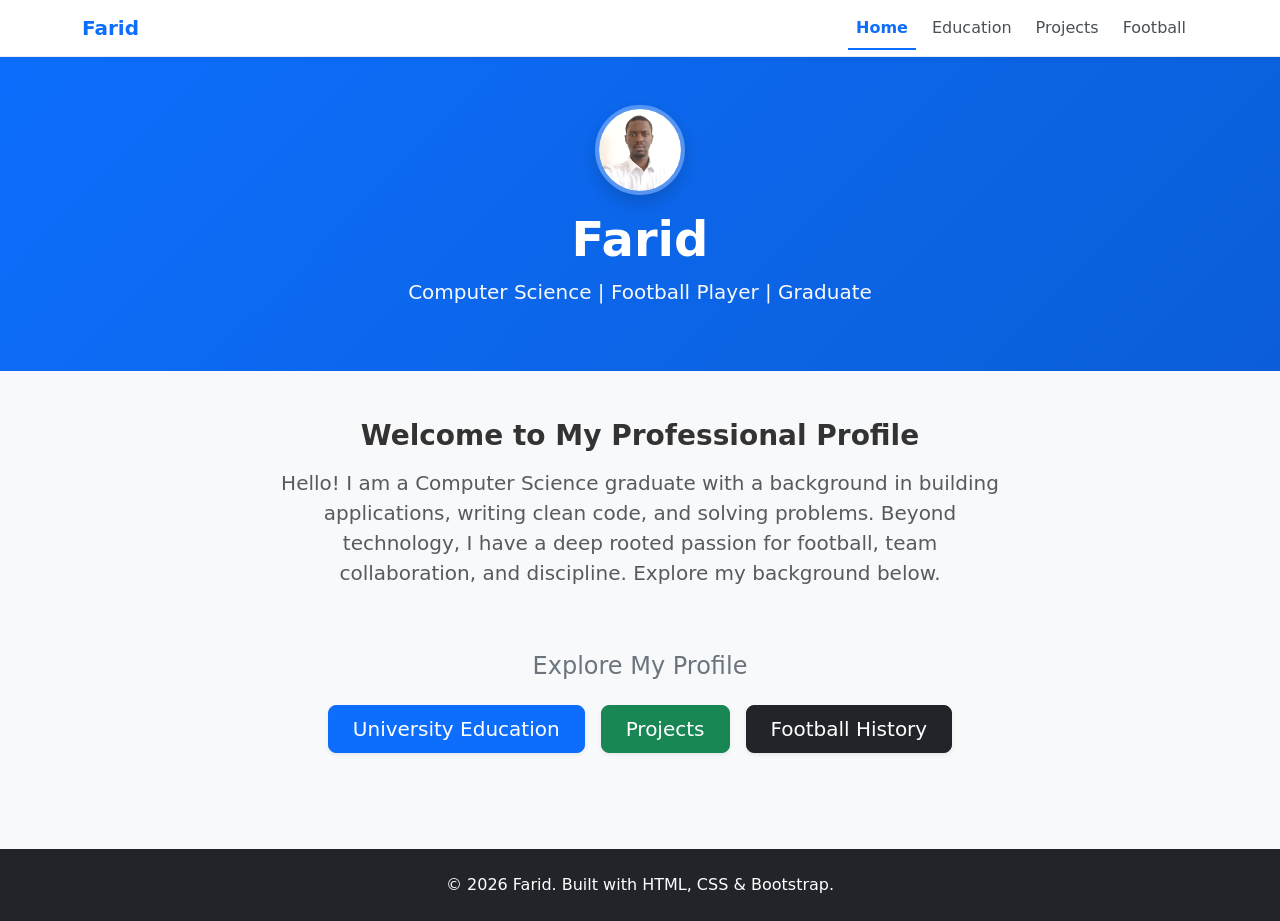
<file: index.html>
<!DOCTYPE html>
<html lang="en">
<head>
    <meta charset="UTF-8">
    <meta name="viewport" content="width=device-width, initial-scale=1.0">
    <title>Farid's Portfolio - Home</title>
    <!-- Bootstrap 5 CSS CDN -->
    <link href="https://cdn.jsdelivr.net/npm/bootstrap@5.3.2/dist/css/bootstrap.min.css" rel="stylesheet">
    <!-- Custom CSS -->
    <link rel="stylesheet" href="profileStyle.css">
</head>
<body>

    <!-- Site Navigation -->
    <nav class="navbar navbar-expand-md site-nav sticky-top">
        <div class="container">
            <a class="navbar-brand" href="index.html">Farid</a>
            <button class="navbar-toggler" type="button" data-bs-toggle="collapse" data-bs-target="#navContent">
                <span class="navbar-toggler-icon"></span>
            </button>
            <div class="collapse navbar-collapse" id="navContent">
                <ul class="navbar-nav ms-auto">
                    <li class="nav-item"><a class="nav-link active" aria-current="page" href="index.html">Home</a></li>
                    <li class="nav-item"><a class="nav-link" href="education.html">Education</a></li>
                    <li class="nav-item"><a class="nav-link" href="projects.html">Projects</a></li>
                    <li class="nav-item"><a class="nav-link" href="football.html">Football</a></li>
                </ul>
            </div>
        </div>
    </nav>

    <!-- Header / Hero Section -->
    <header class="hero-section text-white text-center py-5">
        <div class="container">
            <img src="Image/FaridProfilePicure.jpg" alt="Profile Picture" class="rounded-circle profile-img mb-3 shadow">
            <h1 class="display-5 fw-bold">Farid</h1>
            <p class="lead text-light">Computer Science | Football Player | Graduate</p>
        </div>
    </header>

    <!-- Main Content Container: Overview & Navigation Buttons -->
    <main class="container my-5 text-center">
        
        <!-- Overview Section -->
        <section class="mb-5 row justify-content-center">
            <div class="col-lg-8">
                <h2 class="h3 fw-bold mb-3">Welcome to My Professional Profile</h2>
                <p class="text-muted lead">
                    Hello! I am a Computer Science graduate with a background in building applications, writing clean code, and solving problems. Beyond technology, I have a deep rooted passion for football, team collaboration, and discipline. Explore my background below.
                </p>
            </div>
        </section>

        <!-- 3 Navigation Buttons -->
        <section class="mb-5">
            <h3 class="h4 mb-4 text-secondary">Explore My Profile</h3>
            <div class="d-flex justify-content-center gap-3 flex-wrap">
                <a href="education.html" class="btn btn-primary btn-lg px-4 shadow-sm">University Education</a>
                <a href="projects.html" class="btn btn-success btn-lg px-4 shadow-sm">Projects</a>
                <a href="football.html" class="btn btn-dark btn-lg px-4 shadow-sm">Football History</a>
            </div>
        </section>

    </main>

    <!-- Footer -->
    <footer class="bg-dark text-white text-center py-4">
        <div class="container">
            <p class="mb-0">&copy; 2026 Farid. Built with HTML, CSS & Bootstrap.</p>
        </div>
    </footer>

    <!-- Bootstrap JS Bundle CDN -->
    <script src="https://cdn.jsdelivr.net/npm/bootstrap@5.3.2/dist/js/bootstrap.bundle.min.js"></script>
</body>
</html>
</file>
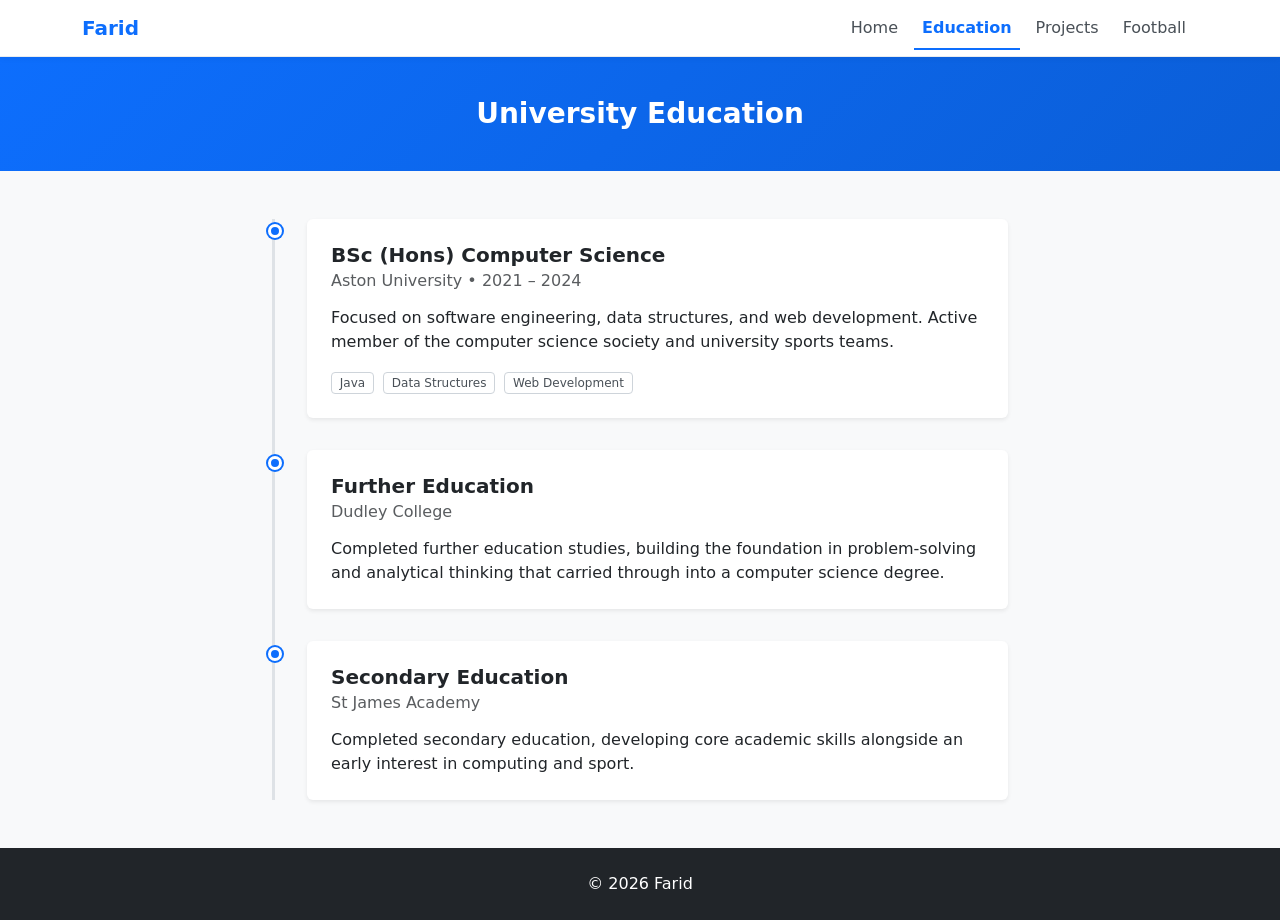
<file: education.html>
<!DOCTYPE html>
<html lang="en">
<head>
    <meta charset="UTF-8">
    <meta name="viewport" content="width=device-width, initial-scale=1.0">
    <title>Education - Farid's Profile</title>
    <link href="https://cdn.jsdelivr.net/npm/bootstrap@5.3.2/dist/css/bootstrap.min.css" rel="stylesheet">
    <link rel="stylesheet" href="profileStyle.css">
</head>
<body>

    <!-- Site Navigation -->
    <nav class="navbar navbar-expand-md site-nav sticky-top">
        <div class="container">
            <a class="navbar-brand" href="index.html">Farid</a>
            <button class="navbar-toggler" type="button" data-bs-toggle="collapse" data-bs-target="#navContent">
                <span class="navbar-toggler-icon"></span>
            </button>
            <div class="collapse navbar-collapse" id="navContent">
                <ul class="navbar-nav ms-auto">
                    <li class="nav-item"><a class="nav-link" href="index.html">Home</a></li>
                    <li class="nav-item"><a class="nav-link active" aria-current="page" href="education.html">Education</a></li>
                    <li class="nav-item"><a class="nav-link" href="projects.html">Projects</a></li>
                    <li class="nav-item"><a class="nav-link" href="football.html">Football</a></li>
                </ul>
            </div>
        </div>
    </nav>

    <header class="page-header text-white text-center">
        <div class="container">
            <h1 class="h3 fw-bold mb-0">University Education</h1>
        </div>
    </header>

    <main class="container my-5">
        <section class="row justify-content-center">
            <div class="col-lg-8">

                <div class="timeline">

                    <!-- Aston University -->
                    <div class="timeline-item">
                        <div class="card shadow-sm border-0">
                            <div class="card-body p-4">
                                <h3 class="h5 card-title fw-bold text-dark">BSc (Hons) Computer Science</h3>
                                <h6 class="card-subtitle mb-2 text-muted">Aston University • 2021 – 2024</h6>
                                <p class="card-text mt-3">
                                    Focused on software engineering, data structures, and web development. Active member of the computer science society and university sports teams.
                                </p>
                                <div class="mt-3">
                                    <span class="badge bg-secondary me-1">Java</span>
                                    <span class="badge bg-secondary me-1">Data Structures</span>
                                    <span class="badge bg-secondary me-1">Web Development</span>
                                </div>
                            </div>
                        </div>
                    </div>

                    <!-- Dudley College -->
                    <div class="timeline-item">
                        <div class="card shadow-sm border-0">
                            <div class="card-body p-4">
                                <h3 class="h5 card-title fw-bold text-dark">Further Education</h3>
                                <h6 class="card-subtitle mb-2 text-muted">Dudley College</h6>
                                <p class="card-text mt-3">
                                    Completed further education studies, building the foundation in problem-solving and analytical thinking that carried through into a computer science degree.
                                </p>
                            </div>
                        </div>
                    </div>

                    <!-- St James Academy -->
                    <div class="timeline-item">
                        <div class="card shadow-sm border-0">
                            <div class="card-body p-4">
                                <h3 class="h5 card-title fw-bold text-dark">Secondary Education</h3>
                                <h6 class="card-subtitle mb-2 text-muted">St James Academy</h6>
                                <p class="card-text mt-3">
                                    Completed secondary education, developing core academic skills alongside an early interest in computing and sport.
                                </p>
                            </div>
                        </div>
                    </div>

                </div>

            </div>
        </section>
    </main>

    <footer class="bg-dark text-white text-center py-4 mt-auto">
        <div class="container"><p class="mb-0">&copy; 2026 Farid</p></div>
    </footer>
    <script src="https://cdn.jsdelivr.net/npm/bootstrap@5.3.2/dist/js/bootstrap.bundle.min.js"></script>
</body>
</html>
</file>
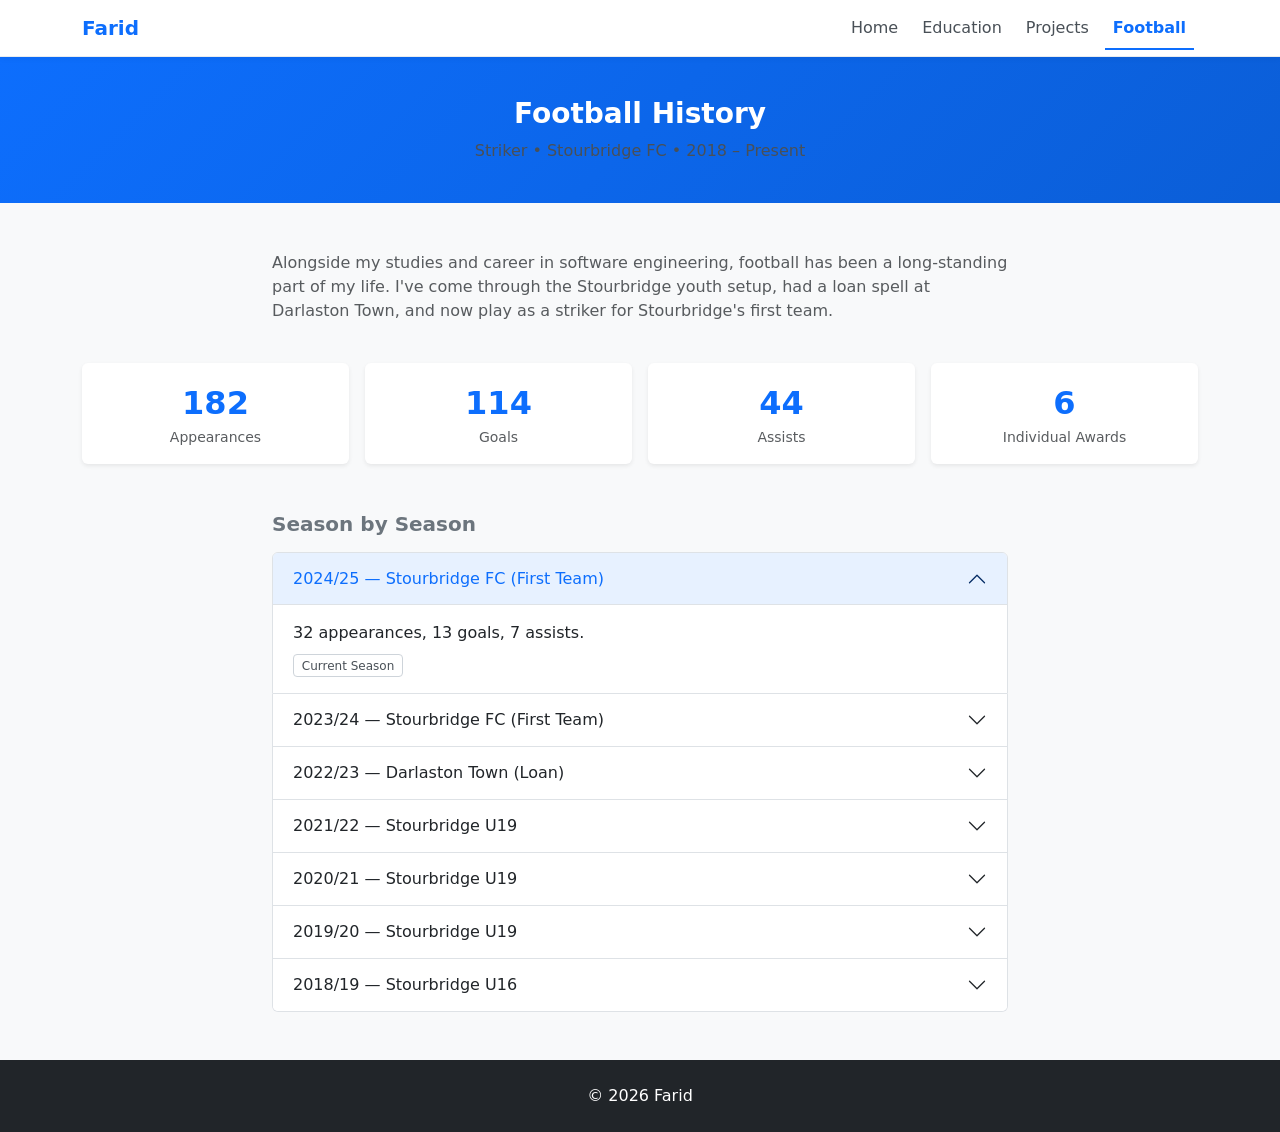
<file: football.html>
<!DOCTYPE html>
<html lang="en">
<head>
    <meta charset="UTF-8">
    <meta name="viewport" content="width=device-width, initial-scale=1.0">
    <title>Football History - Farid's Profile</title>
    <link href="https://cdn.jsdelivr.net/npm/bootstrap@5.3.2/dist/css/bootstrap.min.css" rel="stylesheet">
    <link rel="stylesheet" href="profileStyle.css">
</head>
<body>

    <!-- Site Navigation -->
    <nav class="navbar navbar-expand-md site-nav sticky-top">
        <div class="container">
            <a class="navbar-brand" href="index.html">Farid</a>
            <button class="navbar-toggler" type="button" data-bs-toggle="collapse" data-bs-target="#navContent">
                <span class="navbar-toggler-icon"></span>
            </button>
            <div class="collapse navbar-collapse" id="navContent">
                <ul class="navbar-nav ms-auto">
                    <li class="nav-item"><a class="nav-link" href="index.html">Home</a></li>
                    <li class="nav-item"><a class="nav-link" href="education.html">Education</a></li>
                    <li class="nav-item"><a class="nav-link" href="projects.html">Projects</a></li>
                    <li class="nav-item"><a class="nav-link active" aria-current="page" href="football.html">Football</a></li>
                </ul>
            </div>
        </div>
    </nav>

    <header class="page-header text-white text-center">
        <div class="container">
            <h1 class="h3 fw-bold mb-0">Football History</h1>
            <p class="mb-0 mt-2 text-light-emphasis">Striker • Stourbridge FC • 2018 – Present</p>
        </div>
    </header>

    <main class="container my-5">

        <section class="row justify-content-center mb-4">
            <div class="col-lg-8">
                <p class="text-muted">
                    Alongside my studies and career in software engineering, football has been a long-standing part of my life. I've come through the Stourbridge youth setup, had a loan spell at Darlaston Town, and now play as a striker for Stourbridge's first team.
                </p>
            </div>
        </section>

        <!-- Stat Cards -->
        <section class="row justify-content-center g-3 mb-5">
            <div class="col-6 col-md-3">
                <div class="card text-center border-0 shadow-sm h-100">
                    <div class="card-body">
                        <p class="stat-number mb-0">182</p>
                        <p class="text-muted small mb-0">Appearances</p>
                    </div>
                </div>
            </div>
            <div class="col-6 col-md-3">
                <div class="card text-center border-0 shadow-sm h-100">
                    <div class="card-body">
                        <p class="stat-number mb-0">114</p>
                        <p class="text-muted small mb-0">Goals</p>
                    </div>
                </div>
            </div>
            <div class="col-6 col-md-3">
                <div class="card text-center border-0 shadow-sm h-100">
                    <div class="card-body">
                        <p class="stat-number mb-0">44</p>
                        <p class="text-muted small mb-0">Assists</p>
                    </div>
                </div>
            </div>
            <div class="col-6 col-md-3">
                <div class="card text-center border-0 shadow-sm h-100">
                    <div class="card-body">
                        <p class="stat-number mb-0">6</p>
                        <p class="text-muted small mb-0">Individual Awards</p>
                    </div>
                </div>
            </div>
        </section>

        <!-- Season-by-season Accordion -->
        <section class="row justify-content-center">
            <div class="col-lg-8">
                <h3 class="h5 fw-bold text-secondary mb-3">Season by Season</h3>

                <div class="accordion" id="seasonAccordion">

                    <div class="accordion-item">
                        <h2 class="accordion-header">
                            <button class="accordion-button" type="button" data-bs-toggle="collapse" data-bs-target="#s1">
                                2024/25 — Stourbridge FC (First Team)
                            </button>
                        </h2>
                        <div id="s1" class="accordion-collapse collapse show" data-bs-parent="#seasonAccordion">
                            <div class="accordion-body">
                                <p class="mb-2">32 appearances, 13 goals, 7 assists.</p>
                                <span class="badge bg-primary">Current Season</span>
                            </div>
                        </div>
                    </div>

                    <div class="accordion-item">
                        <h2 class="accordion-header">
                            <button class="accordion-button collapsed" type="button" data-bs-toggle="collapse" data-bs-target="#s2">
                                2023/24 — Stourbridge FC (First Team)
                            </button>
                        </h2>
                        <div id="s2" class="accordion-collapse collapse" data-bs-parent="#seasonAccordion">
                            <div class="accordion-body">
                                <p class="mb-2">30 appearances, 11 goals, 5 assists. First full season in the first team.</p>
                                <span class="badge bg-success">Young Player of the Season</span>
                            </div>
                        </div>
                    </div>

                    <div class="accordion-item">
                        <h2 class="accordion-header">
                            <button class="accordion-button collapsed" type="button" data-bs-toggle="collapse" data-bs-target="#s3">
                                2022/23 — Darlaston Town (Loan)
                            </button>
                        </h2>
                        <div id="s3" class="accordion-collapse collapse" data-bs-parent="#seasonAccordion">
                            <div class="accordion-body">
                                <p class="mb-0">28 appearances, 14 goals, 6 assists. Spent the season on loan gaining first-team senior experience.</p>
                            </div>
                        </div>
                    </div>

                    <div class="accordion-item">
                        <h2 class="accordion-header">
                            <button class="accordion-button collapsed" type="button" data-bs-toggle="collapse" data-bs-target="#s4">
                                2021/22 — Stourbridge U19
                            </button>
                        </h2>
                        <div id="s4" class="accordion-collapse collapse" data-bs-parent="#seasonAccordion">
                            <div class="accordion-body">
                                <p class="mb-2">26 appearances, 22 goals, 8 assists.</p>
                                <span class="badge bg-success">Top Goalscorer</span>
                            </div>
                        </div>
                    </div>

                    <div class="accordion-item">
                        <h2 class="accordion-header">
                            <button class="accordion-button collapsed" type="button" data-bs-toggle="collapse" data-bs-target="#s5">
                                2020/21 — Stourbridge U19
                            </button>
                        </h2>
                        <div id="s5" class="accordion-collapse collapse" data-bs-parent="#seasonAccordion">
                            <div class="accordion-body">
                                <p class="mb-2">20 appearances, 16 goals, 5 assists.</p>
                                <span class="badge bg-success">Top Goalscorer</span>
                            </div>
                        </div>
                    </div>

                    <div class="accordion-item">
                        <h2 class="accordion-header">
                            <button class="accordion-button collapsed" type="button" data-bs-toggle="collapse" data-bs-target="#s6">
                                2019/20 — Stourbridge U19
                            </button>
                        </h2>
                        <div id="s6" class="accordion-collapse collapse" data-bs-parent="#seasonAccordion">
                            <div class="accordion-body">
                                <p class="mb-2">24 appearances, 20 goals, 7 assists.</p>
                                <span class="badge bg-success">Top Goalscorer</span>
                            </div>
                        </div>
                    </div>

                    <div class="accordion-item">
                        <h2 class="accordion-header">
                            <button class="accordion-button collapsed" type="button" data-bs-toggle="collapse" data-bs-target="#s7">
                                2018/19 — Stourbridge U16
                            </button>
                        </h2>
                        <div id="s7" class="accordion-collapse collapse" data-bs-parent="#seasonAccordion">
                            <div class="accordion-body">
                                <p class="mb-2">22 appearances, 18 goals, 6 assists.</p>
                                <span class="badge bg-success me-1">Top Goalscorer</span>
                                <span class="badge bg-warning text-dark">Player of the Season</span>
                            </div>
                        </div>
                    </div>

                </div>
            </div>
        </section>

    </main>

    <footer class="bg-dark text-white text-center py-4">
        <div class="container"><p class="mb-0">&copy; 2026 Farid</p></div>
    </footer>
    <script src="https://cdn.jsdelivr.net/npm/bootstrap@5.3.2/dist/js/bootstrap.bundle.min.js"></script>
</body>
</html>
</file>
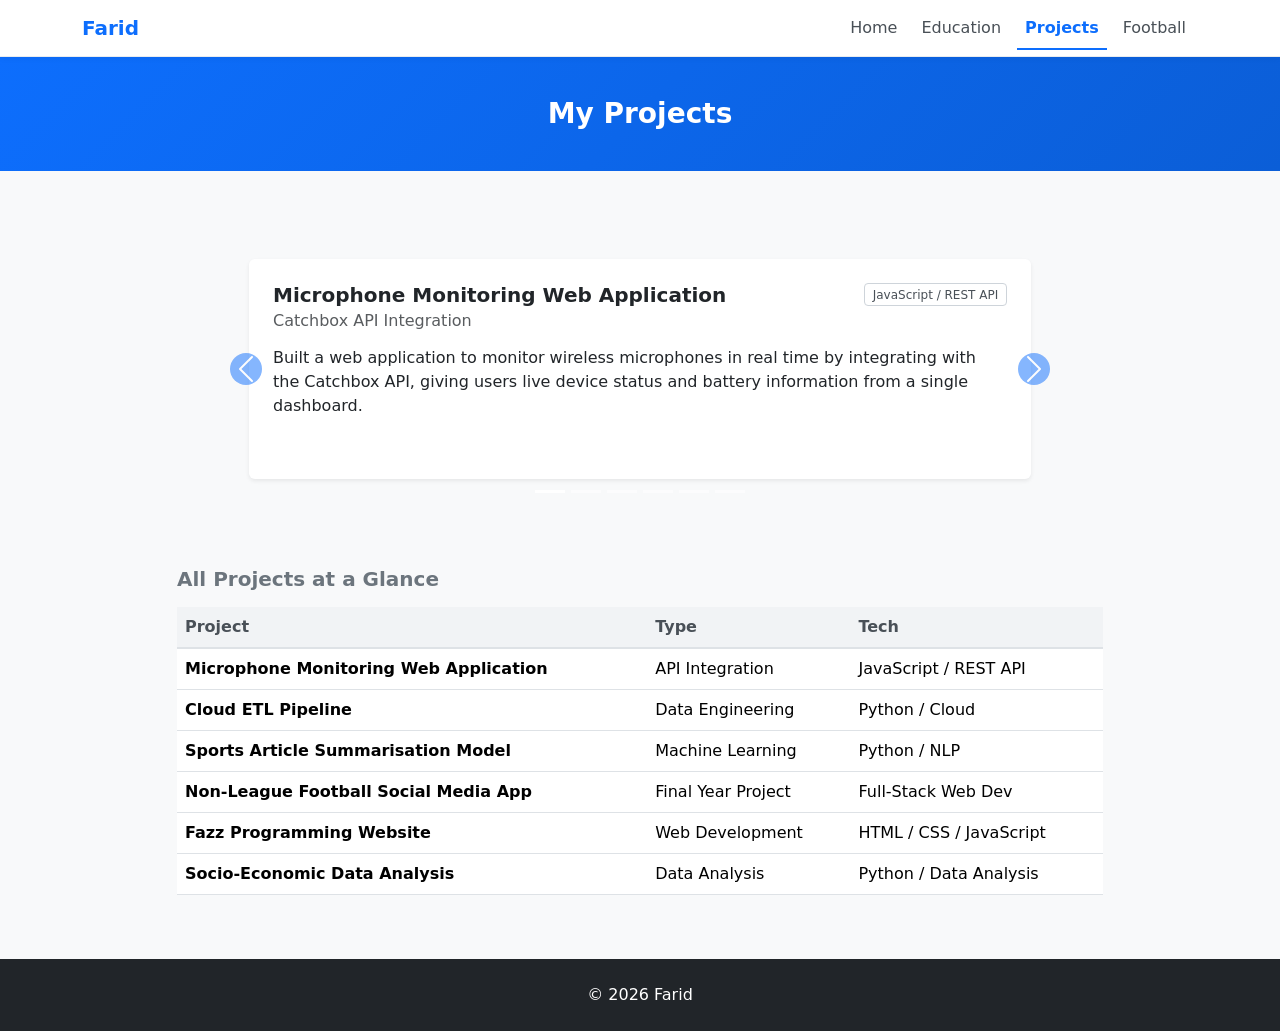
<file: projects.html>
<!DOCTYPE html>
<html lang="en">
<head>
    <meta charset="UTF-8">
    <meta name="viewport" content="width=device-width, initial-scale=1.0">
    <title>Projects - Farid's Profile</title>
    <!-- Bootstrap 5 CSS CDN -->
    <link href="https://cdn.jsdelivr.net/npm/bootstrap@5.3.2/dist/css/bootstrap.min.css" rel="stylesheet">
    <!-- Custom CSS -->
    <link rel="stylesheet" href="profileStyle.css">
</head>
<body>

    <!-- Site Navigation -->
    <nav class="navbar navbar-expand-md site-nav sticky-top">
        <div class="container">
            <a class="navbar-brand" href="index.html">Farid</a>
            <button class="navbar-toggler" type="button" data-bs-toggle="collapse" data-bs-target="#navContent">
                <span class="navbar-toggler-icon"></span>
            </button>
            <div class="collapse navbar-collapse" id="navContent">
                <ul class="navbar-nav ms-auto">
                    <li class="nav-item"><a class="nav-link" href="index.html">Home</a></li>
                    <li class="nav-item"><a class="nav-link" href="education.html">Education</a></li>
                    <li class="nav-item"><a class="nav-link active" aria-current="page" href="projects.html">Projects</a></li>
                    <li class="nav-item"><a class="nav-link" href="football.html">Football</a></li>
                </ul>
            </div>
        </div>
    </nav>

    <header class="page-header text-white text-center">
        <div class="container">
            <h1 class="h3 fw-bold mb-0">My Projects</h1>
        </div>
    </header>

    <main class="container my-5">

        <!-- Project Carousel -->
        <section class="row justify-content-center mb-5">
            <div class="col-lg-10">
                <div id="projectCarousel" class="carousel slide project-carousel" data-bs-ride="false">

                    <div class="carousel-indicators">
                        <button type="button" data-bs-target="#projectCarousel" data-bs-slide-to="0" class="active" aria-current="true" aria-label="Slide 1"></button>
                        <button type="button" data-bs-target="#projectCarousel" data-bs-slide-to="1" aria-label="Slide 2"></button>
                        <button type="button" data-bs-target="#projectCarousel" data-bs-slide-to="2" aria-label="Slide 3"></button>
                        <button type="button" data-bs-target="#projectCarousel" data-bs-slide-to="3" aria-label="Slide 4"></button>
                        <button type="button" data-bs-target="#projectCarousel" data-bs-slide-to="4" aria-label="Slide 5"></button>
                        <button type="button" data-bs-target="#projectCarousel" data-bs-slide-to="5" aria-label="Slide 6"></button>
                    </div>

                    <div class="carousel-inner">

                        <div class="carousel-item active">
                            <div class="card shadow-sm border-0">
                                <div class="card-body p-4">
                                    <div class="d-flex justify-content-between align-items-center flex-wrap">
                                        <h4 class="h5 fw-bold text-dark m-0">Microphone Monitoring Web Application</h4>
                                        <span class="badge bg-primary">JavaScript / REST API</span>
                                    </div>
                                    <h6 class="text-muted mt-1">Catchbox API Integration</h6>
                                    <p class="mt-3 mb-0">
                                        Built a web application to monitor wireless microphones in real time by integrating with the Catchbox API, giving users live device status and battery information from a single dashboard.
                                    </p>
                                </div>
                            </div>
                        </div>

                        <div class="carousel-item">
                            <div class="card shadow-sm border-0">
                                <div class="card-body p-4">
                                    <div class="d-flex justify-content-between align-items-center flex-wrap">
                                        <h4 class="h5 fw-bold text-dark m-0">Cloud ETL Pipeline</h4>
                                        <span class="badge bg-success">Python / Cloud</span>
                                    </div>
                                    <h6 class="text-muted mt-1">Football Analytics</h6>
                                    <p class="mt-3 mb-0">
                                        Designed and built an end-to-end cloud-based ETL pipeline for football analytics, automating the flow of data from source through to a structured, analysis-ready dataset.
                                    </p>
                                </div>
                            </div>
                        </div>

                        <div class="carousel-item">
                            <div class="card shadow-sm border-0">
                                <div class="card-body p-4">
                                    <div class="d-flex justify-content-between align-items-center flex-wrap">
                                        <h4 class="h5 fw-bold text-dark m-0">Sports Article Summarisation Model</h4>
                                        <span class="badge bg-info text-dark">Python / NLP</span>
                                    </div>
                                    <h6 class="text-muted mt-1">Natural Language Processing</h6>
                                    <p class="mt-3 mb-0">
                                        Built an NLP model that automatically summarises sports articles, condensing long-form match reports and news pieces into concise, readable summaries.
                                    </p>
                                </div>
                            </div>
                        </div>

                        <div class="carousel-item">
                            <div class="card shadow-sm border-0">
                                <div class="card-body p-4">
                                    <div class="d-flex justify-content-between align-items-center flex-wrap">
                                        <h4 class="h5 fw-bold text-dark m-0">Non-League Football Social Media App</h4>
                                        <span class="badge bg-primary">Full-Stack Web Dev</span>
                                    </div>
                                    <h6 class="text-muted mt-1">Final Year Project</h6>
                                    <p class="mt-3 mb-0">
                                        Final year project delivering a social media web application for non-league football clubs and supporters to share news, results and updates within their local footballing community.
                                    </p>
                                </div>
                            </div>
                        </div>

                        <div class="carousel-item">
                            <div class="card shadow-sm border-0">
                                <div class="card-body p-4">
                                    <div class="d-flex justify-content-between align-items-center flex-wrap">
                                        <h4 class="h5 fw-bold text-dark m-0">Fazz Programming Website</h4>
                                        <span class="badge bg-success">HTML / CSS / JavaScript</span>
                                    </div>
                                    <h6 class="text-muted mt-1">Proposal Website &amp; E-Commerce Application</h6>
                                    <p class="mt-3 mb-0">
                                        Designed and built a proposal website and e-commerce application for Fazz Programming, covering product listings, a shopping flow and a clean, responsive interface.
                                    </p>
                                </div>
                            </div>
                        </div>

                        <div class="carousel-item">
                            <div class="card shadow-sm border-0">
                                <div class="card-body p-4">
                                    <div class="d-flex justify-content-between align-items-center flex-wrap">
                                        <h4 class="h5 fw-bold text-dark m-0">Socio-Economic Data Analysis</h4>
                                        <span class="badge bg-info text-dark">Python / Data Analysis</span>
                                    </div>
                                    <h6 class="text-muted mt-1">Nomis Dataset</h6>
                                    <p class="mt-3 mb-0">
                                        Analysed socio-economic data from the Nomis dataset to explore trends and relationships across different regions, presenting findings through data visualisation.
                                    </p>
                                </div>
                            </div>
                        </div>

                    </div>

                    <button class="carousel-control-prev" type="button" data-bs-target="#projectCarousel" data-bs-slide="prev">
                        <span class="carousel-control-prev-icon" aria-hidden="true"></span>
                        <span class="visually-hidden">Previous</span>
                    </button>
                    <button class="carousel-control-next" type="button" data-bs-target="#projectCarousel" data-bs-slide="next">
                        <span class="carousel-control-next-icon" aria-hidden="true"></span>
                        <span class="visually-hidden">Next</span>
                    </button>

                </div>
            </div>
        </section>

        <!-- Project Summary Table -->
        <section class="row justify-content-center">
            <div class="col-lg-10">
                <h3 class="h5 fw-bold text-secondary mb-3">All Projects at a Glance</h3>
                <div class="table-responsive">
                    <table class="table table-clean align-middle">
                        <thead>
                            <tr>
                                <th scope="col">Project</th>
                                <th scope="col">Type</th>
                                <th scope="col">Tech</th>
                            </tr>
                        </thead>
                        <tbody>
                            <tr>
                                <td class="fw-semibold">Microphone Monitoring Web Application</td>
                                <td>API Integration</td>
                                <td>JavaScript / REST API</td>
                            </tr>
                            <tr>
                                <td class="fw-semibold">Cloud ETL Pipeline</td>
                                <td>Data Engineering</td>
                                <td>Python / Cloud</td>
                            </tr>
                            <tr>
                                <td class="fw-semibold">Sports Article Summarisation Model</td>
                                <td>Machine Learning</td>
                                <td>Python / NLP</td>
                            </tr>
                            <tr>
                                <td class="fw-semibold">Non-League Football Social Media App</td>
                                <td>Final Year Project</td>
                                <td>Full-Stack Web Dev</td>
                            </tr>
                            <tr>
                                <td class="fw-semibold">Fazz Programming Website</td>
                                <td>Web Development</td>
                                <td>HTML / CSS / JavaScript</td>
                            </tr>
                            <tr>
                                <td class="fw-semibold">Socio-Economic Data Analysis</td>
                                <td>Data Analysis</td>
                                <td>Python / Data Analysis</td>
                            </tr>
                        </tbody>
                    </table>
                </div>
            </div>
        </section>

    </main>

    <footer class="bg-dark text-white text-center py-4">
        <div class="container">
            <p class="mb-0">&copy; 2026 Farid</p>
        </div>
    </footer>

    <!-- Bootstrap JS Bundle CDN -->
    <script src="https://cdn.jsdelivr.net/npm/bootstrap@5.3.2/dist/js/bootstrap.bundle.min.js"></script>
</body>
</html>
</file>
<file: profileStyle.css>
body {
    background-color: #f8f9fa;
    font-family: system-ui, -apple-system, "Segoe UI", Roboto, Helvetica, Arial, sans-serif;
    color: #333;
    display: flex;
    flex-direction: column;
    min-height: 100vh;
}

main {
    flex: 1;
}

.hero-section {
    background: linear-gradient(135deg, #0d6efd, #0b5ed7);
}

.profile-img {
    width: 90px;       
    height: 90px;      
    object-fit: cover;  
    border: 4px solid rgba(255, 255, 255, 0.3);
}

.team-card {
    transition: transform 0.2s ease-in-out;
}

.team-card:hover {
    transform: translateY(-5px);
}

/* Site navigation */
.site-nav {
    background-color: #ffffff;
    border-bottom: 1px solid #e9ecef;
    box-shadow: 0 2px 6px rgba(0, 0, 0, 0.04);
}

.site-nav .navbar-brand {
    font-weight: 700;
    color: #0d6efd;
    transition: opacity 0.2s ease;
}

.site-nav .navbar-brand:hover {
    opacity: 0.75;
}

.site-nav .nav-link {
    position: relative;
    color: #495057;
    font-weight: 500;
    margin: 0 0.25rem;
    transition: color 0.2s ease;
}

.site-nav .nav-link::after {
    content: "";
    position: absolute;
    left: 0;
    bottom: -2px;
    width: 0;
    height: 2px;
    background-color: #0d6efd;
    transition: width 0.25s ease;
}

.site-nav .nav-link:hover {
    color: #0d6efd;
}

.site-nav .nav-link:hover::after {
    width: 100%;
}

.site-nav .nav-link.active {
    color: #0d6efd;
    font-weight: 600;
}

.site-nav .nav-link.active::after {
    width: 100%;
}

/* Page header (smaller hero used on inner pages) */
.page-header {
    background: linear-gradient(135deg, #0d6efd, #0b5ed7);
    padding: 2.5rem 0;
}

/* Education timeline */
.timeline {
    position: relative;
    padding-left: 2rem;
    border-left: 3px solid #dee2e6;
}

.timeline-item {
    position: relative;
    padding-bottom: 2rem;
}

.timeline-item:last-child {
    padding-bottom: 0;
}

.timeline-item::before {
    content: "";
    position: absolute;
    left: -2.43rem;
    top: 0.35rem;
    width: 14px;
    height: 14px;
    border-radius: 50%;
    background-color: #0d6efd;
    border: 3px solid #fff;
    box-shadow: 0 0 0 2px #0d6efd;
}

/* Simple, clean tables */
.table-clean thead th {
    border-bottom-width: 2px;
    color: #495057;
    font-weight: 600;
    background-color: #f1f3f5;
}

.table-clean td, .table-clean th {
    vertical-align: middle;
}

/* Project carousel */
.project-carousel .carousel-item {
    padding: 2.5rem 4.5rem;
}

.project-carousel .card {
    min-height: 220px;
}

.project-carousel .carousel-control-prev-icon,
.project-carousel .carousel-control-next-icon {
    background-color: #0d6efd;
    border-radius: 50%;
    padding: 14px;
}

/* Stat cards on football page */
.stat-number {
    font-size: 2rem;
    font-weight: 700;
    color: #0d6efd;
}

/* Accordion tweaks to match site style */
.accordion-button:not(.collapsed) {
    background-color: #e7f1ff;
    color: #0d6efd;
}

.accordion-button:focus {
    box-shadow: none;
    border-color: rgba(13, 110, 253, 0.25);
}

/* Replace bright pill badges with subtle outlined tags */
.badge {
    background-color: transparent !important;
    color: #495057 !important;
    border: 1px solid #ced4da;
    font-weight: 500;
    font-size: 0.75rem;
    padding: 0.35em 0.65em;
    border-radius: 4px;
}
</file>
